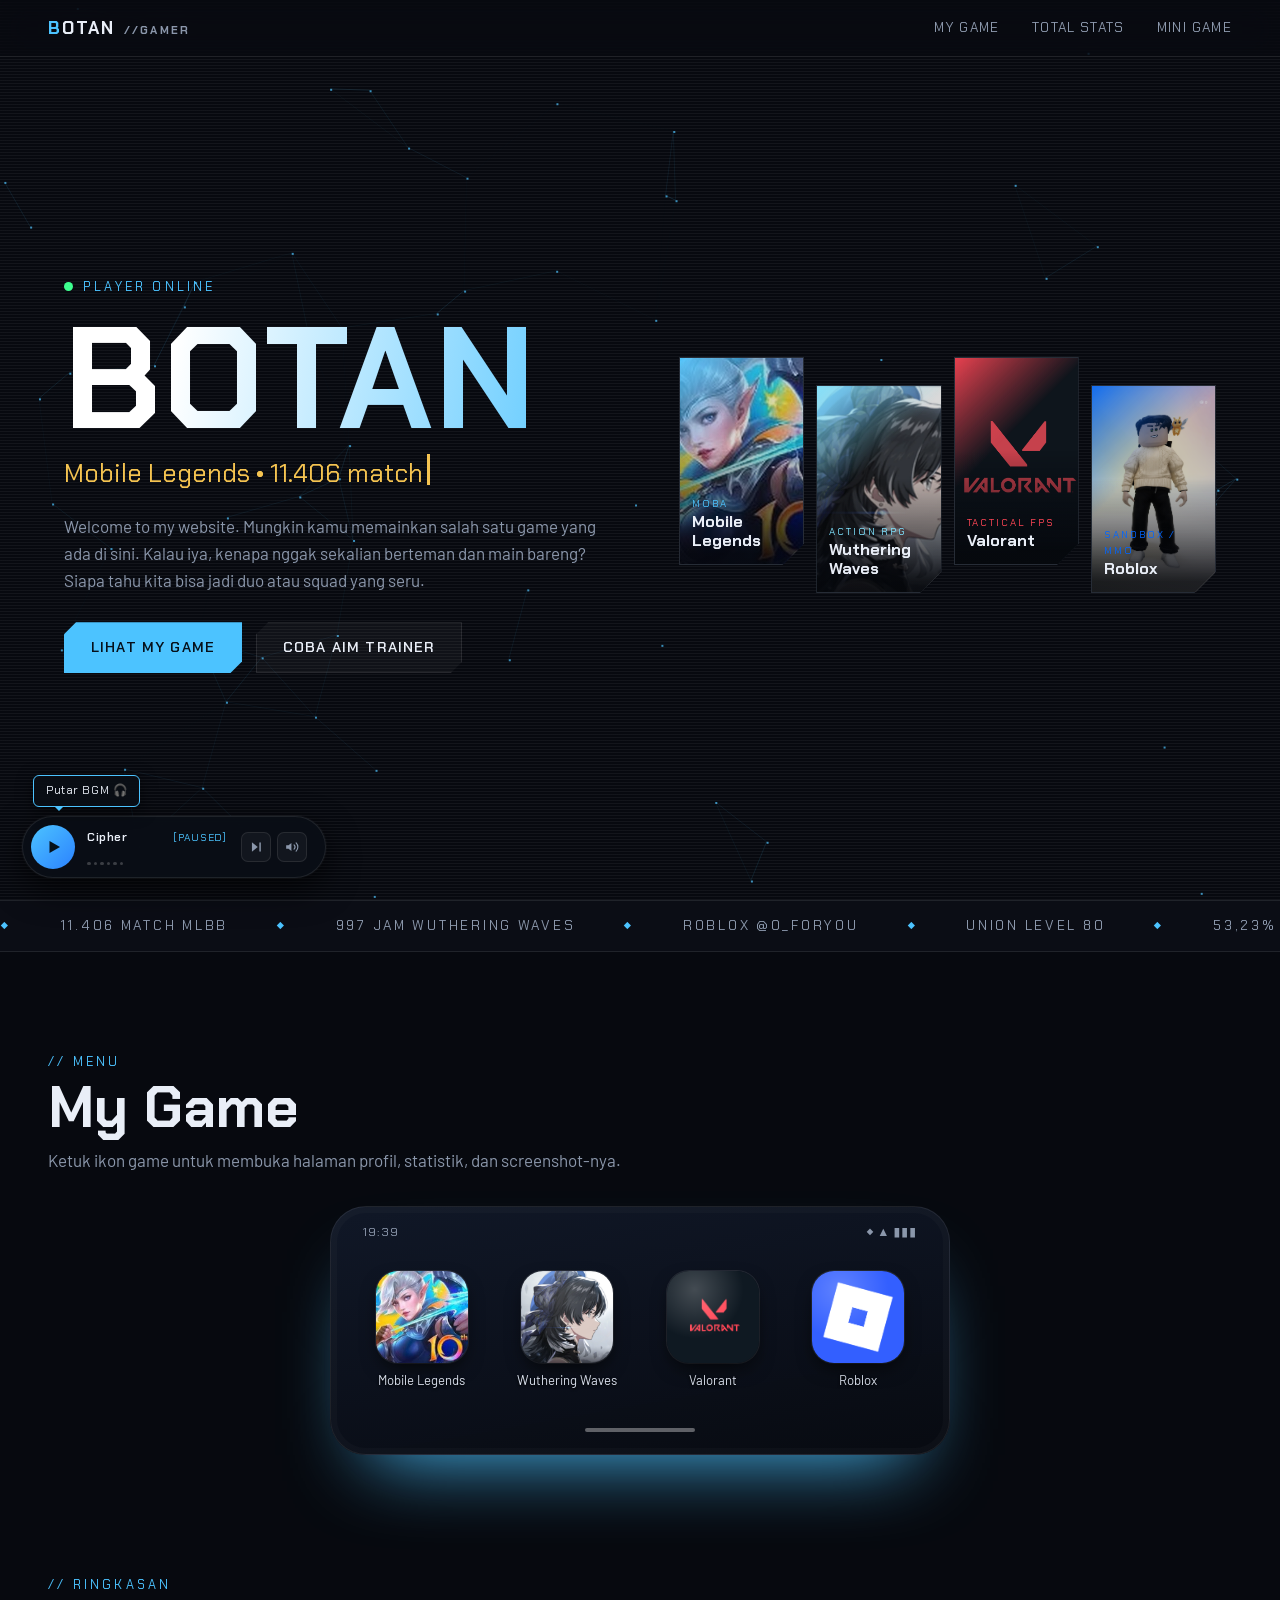
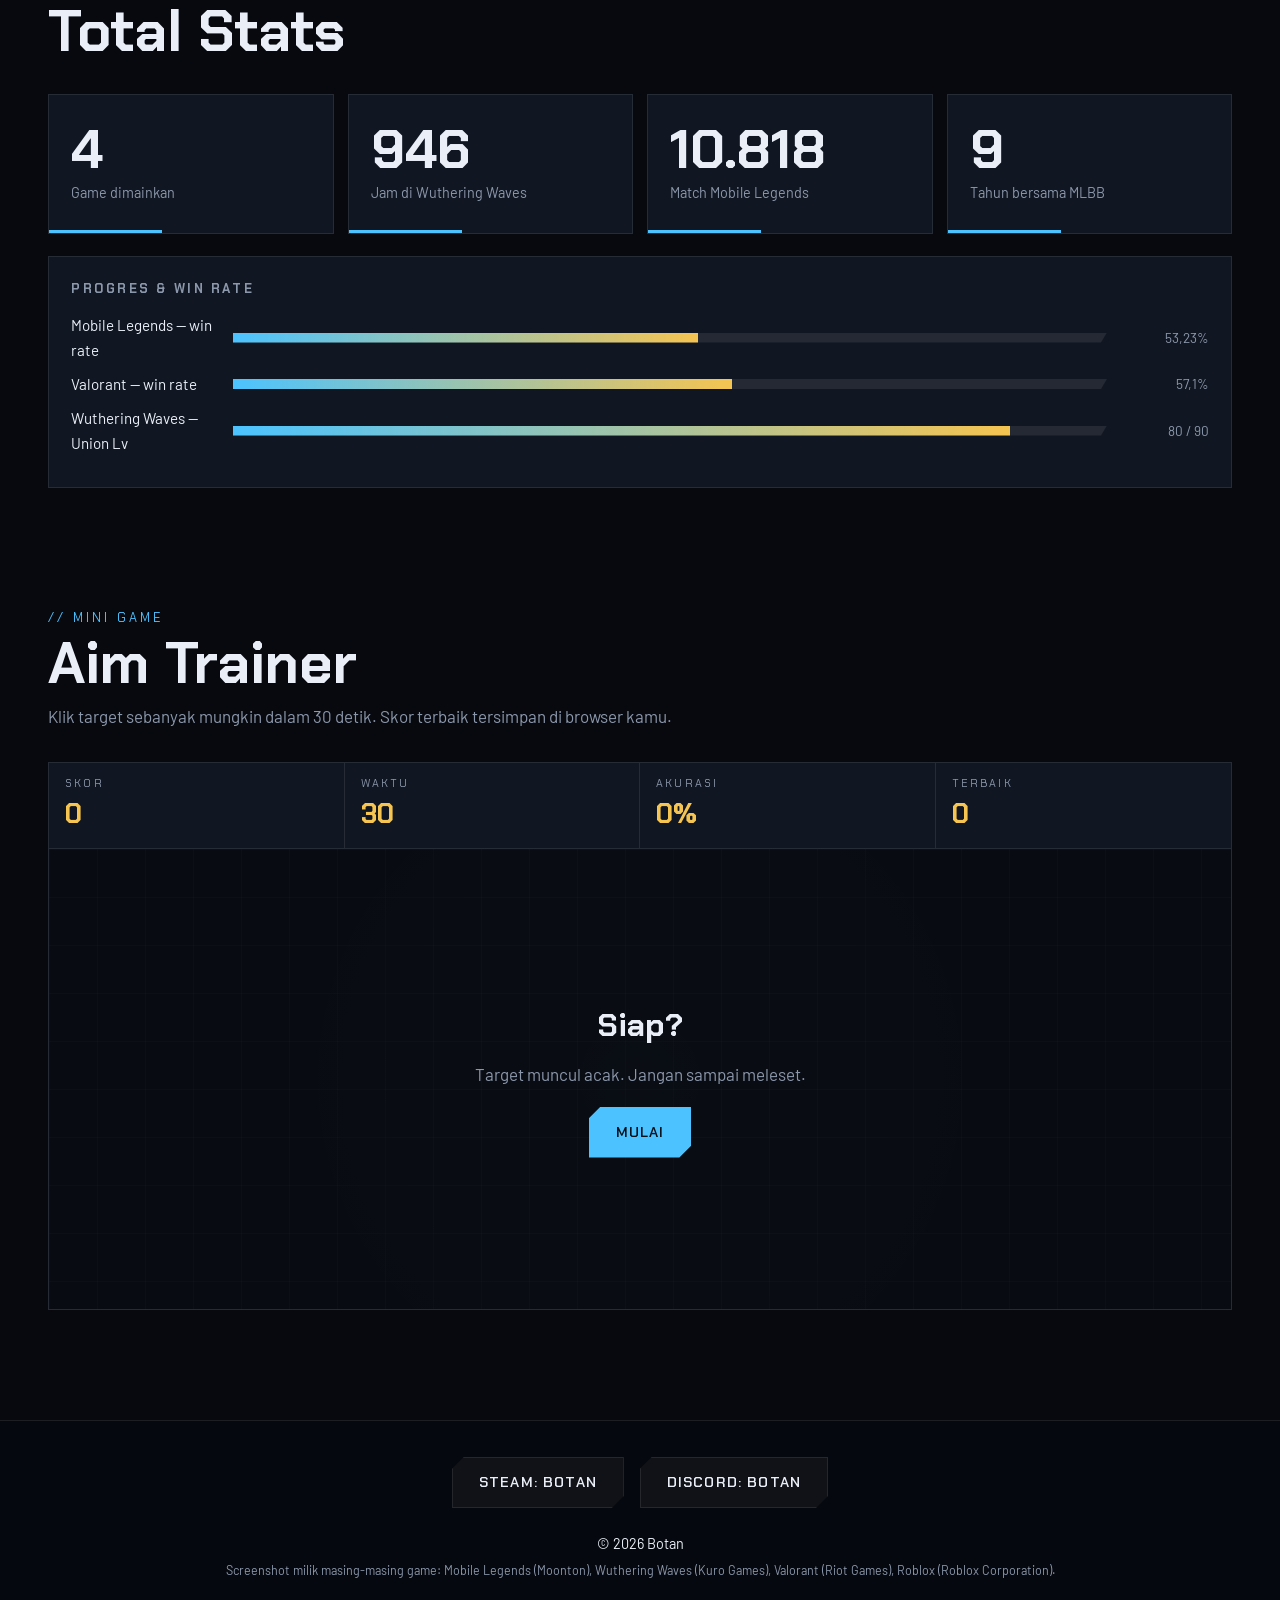
<file: index.html>
<!doctype html>
<html lang="id">

<head>
  <meta charset="utf-8">
  <meta name="viewport" content="width=device-width, initial-scale=1">
  <title>Botan • My Game Portfolio</title>
  <meta name="description" content="Portofolio game Botan: Mobile Legends, Wuthering Waves, dan Valorant.">
  <link rel="preconnect" href="https://fonts.googleapis.com">
  <link rel="preconnect" href="https://fonts.gstatic.com" crossorigin>
  <link
    href="https://fonts.googleapis.com/css2?family=Chakra+Petch:wght@500;600;700&family=Barlow:wght@400;500;600&display=swap"
    rel="stylesheet">
  <link rel="stylesheet" href="style.css">
</head>

<body data-game="ml">
  <canvas id="bg" aria-hidden="true"></canvas>
  <div class="scanlines" aria-hidden="true"></div>

  <header class="nav">
    <a href="#top" class="logo"><span>B</span>OTAN<i>//GAMER</i></a>
    <nav>
      <a href="#games">My Game</a>
      <a href="#stats">Total Stats</a>
      <a href="#aim">Mini Game</a>
    </nav>
  </header>

  <main id="top">
    <!-- HERO -->
    <section class="hero">
      <div class="hero-text">
        <p class="eyebrow"><b class="pulse"></b> PLAYER ONLINE</p>
        <h1 class="glitch" data-text="BOTAN">BOTAN</h1>
        <p class="typing"><span id="typed"></span><i class="caret"></i></p>
        <p class="lead">Welcome to my website. Mungkin kamu memainkan salah satu game yang ada di sini. Kalau iya,
          kenapa nggak sekalian berteman dan main bareng? Siapa tahu kita bisa jadi duo atau squad yang seru.</p>
        <div class="cta">
          <a class="btn primary" href="#games">Lihat My Game</a>
          <a class="btn" href="#aim">Coba Aim Trainer</a>
        </div>
      </div>

      <div class="hero-cards" id="heroCards">
        <button class="poster" data-go="ml" style="--c:#4cc3ff">
          <img src="img/ml/icon-ml.webp" alt="Mobile Legends">
          <span class="poster-info"><small>MOBA</small><b>Mobile Legends</b></span>
        </button>
        <button class="poster" data-go="wuwa" style="--c:#7fe3ff">
          <img src="img/wuwa/wuwa_icon.png" alt="Wuthering Waves">
          <span class="poster-info"><small>ACTION RPG</small><b>Wuthering Waves</b></span>
        </button>
        <button class="poster" data-go="valo" style="--c:#ff4655">
          <img src="img/valo/valo_icon.png" alt="Valorant">
          <span class="poster-info"><small>TACTICAL FPS</small><b>Valorant</b></span>
        </button>
        <button class="poster" data-go="roblox" style="--c:#0066ff">
          <img src="img/roblox/roblox-char.png" alt="Roblox">
          <span class="poster-info"><small>SANDBOX / MMO</small><b>Roblox</b></span>
        </button>
      </div>
    </section>

    <!-- TICKER -->
    <div class="ticker" aria-hidden="true">
      <div class="ticker-track">
        <span>11.406 MATCH MLBB</span><span>997 JAM WUTHERING WAVES</span><span>ROBLOX @O_FORYOU</span><span>UNION LEVEL 80</span><span>53,23% WIN
          RATE</span><span>16 SAVAGE</span><span>RAZE MAIN</span><span>ACS 225</span>
        <span>11.406 MATCH MLBB</span><span>997 JAM WUTHERING WAVES</span><span>ROBLOX @O_FORYOU</span><span>UNION LEVEL 80</span><span>53,23% WIN
          RATE</span><span>16 SAVAGE</span><span>RAZE MAIN</span><span>ACS 225</span>
      </div>
    </div>

    <!-- GAMES -->
    <section id="games" class="section">
      <div class="section-head reveal">
        <p class="eyebrow">// MENU</p>
        <h2>My Game</h2>
        <p class="sub">Ketuk ikon game untuk membuka halaman profil, statistik, dan screenshot-nya.</p>
      </div>

      <div class="homescreen reveal">
        <div class="statusbar" aria-hidden="true"><span>06:51</span><span class="sb-right">◆ ▲ ▮▮▮</span></div>
        <div class="app-grid" id="appGrid"></div>
        <div class="dock" aria-hidden="true"><i></i></div>
      </div>
    </section>

    <!-- TOTAL STATS -->
    <section id="stats" class="section">
      <div class="section-head reveal">
        <p class="eyebrow">// RINGKASAN</p>
        <h2>Total Stats</h2>
      </div>
      <div class="totals">
        <div class="total reveal"><b data-count="4">0</b><span>Game dimainkan</span></div>
        <div class="total reveal"><b data-count="997">0</b><span>Jam di Wuthering Waves</span></div>
        <div class="total reveal"><b data-count="11406">0</b><span>Match Mobile Legends</span></div>
        <div class="total reveal"><b data-count="9">0</b><span>Tahun bersama MLBB</span></div>
      </div>

      <div class="share reveal" id="share"></div>
    </section>

    <!-- AIM TRAINER -->
    <section id="aim" class="section">
      <div class="section-head reveal">
        <p class="eyebrow">// MINI GAME</p>
        <h2>Aim Trainer</h2>
        <p class="sub">Klik target sebanyak mungkin dalam 30 detik. Skor terbaik tersimpan di browser kamu.</p>
      </div>
      <div class="aim reveal">
        <div class="aim-hud">
          <div><small>SKOR</small><b id="aimScore">0</b></div>
          <div><small>WAKTU</small><b id="aimTime">30</b></div>
          <div><small>AKURASI</small><b id="aimAcc">0%</b></div>
          <div><small>TERBAIK</small><b id="aimBest">0</b></div>
        </div>
        <div class="aim-field" id="aimField">
          <div class="aim-overlay" id="aimOverlay">
            <h3 id="aimTitle">Siap?</h3>
            <p id="aimMsg">Target muncul acak. Jangan sampai meleset.</p>
            <button class="btn primary" id="aimStart">Mulai</button>
          </div>
        </div>
      </div>
    </section>
  </main>

  <footer class="footer">
    <div class="socials"
      style="margin-bottom: 24px; display: flex; justify-content: center; gap: 16px; flex-wrap: wrap;">
      <a href="https://steamcommunity.com/profiles/76561199438114887/" target="_blank" rel="noopener" class="btn">Steam:
        Botan</a>
      <a href="https://discordapp.com/users/990794540925464616" target="_blank" rel="noopener" class="btn">Discord:
        Botan</a>
    </div>
    <p>© <span id="year"></span> Botan</p>
    <p class="muted">Screenshot milik masing-masing game: Mobile Legends (Moonton), Wuthering Waves (Kuro Games),
      Valorant (Riot Games), Roblox (Roblox Corporation).</p>
  </footer>

  <!-- LIGHTBOX -->
  <div class="lightbox" id="lightbox" hidden>
    <button class="lb-close" aria-label="Tutup">&times;</button>
    <img id="lbImg" alt="">
    <p id="lbCap"></p>
  </div>

  <script src="data.js"></script>
  <script src="common.js"></script>
  <script src="music.js"></script>
  <script src="app.js"></script>
</body>

</html>
</file>
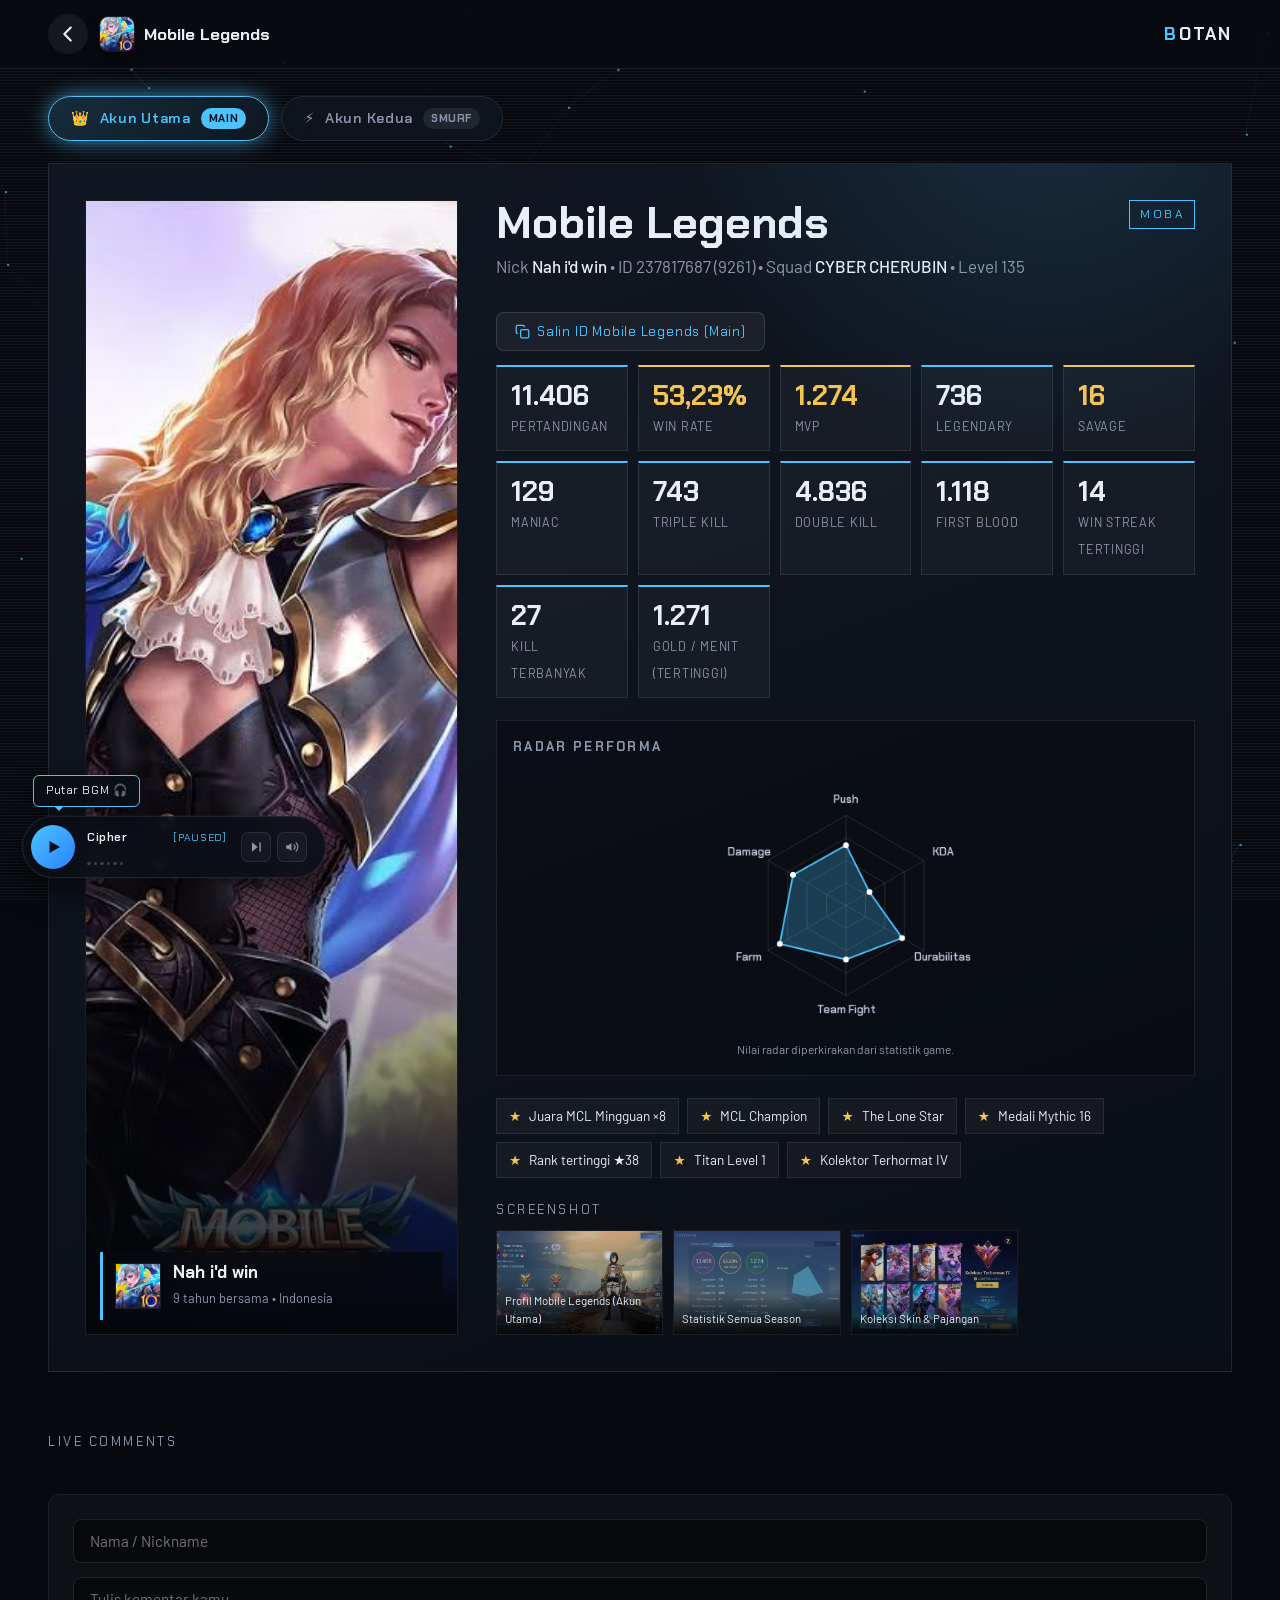
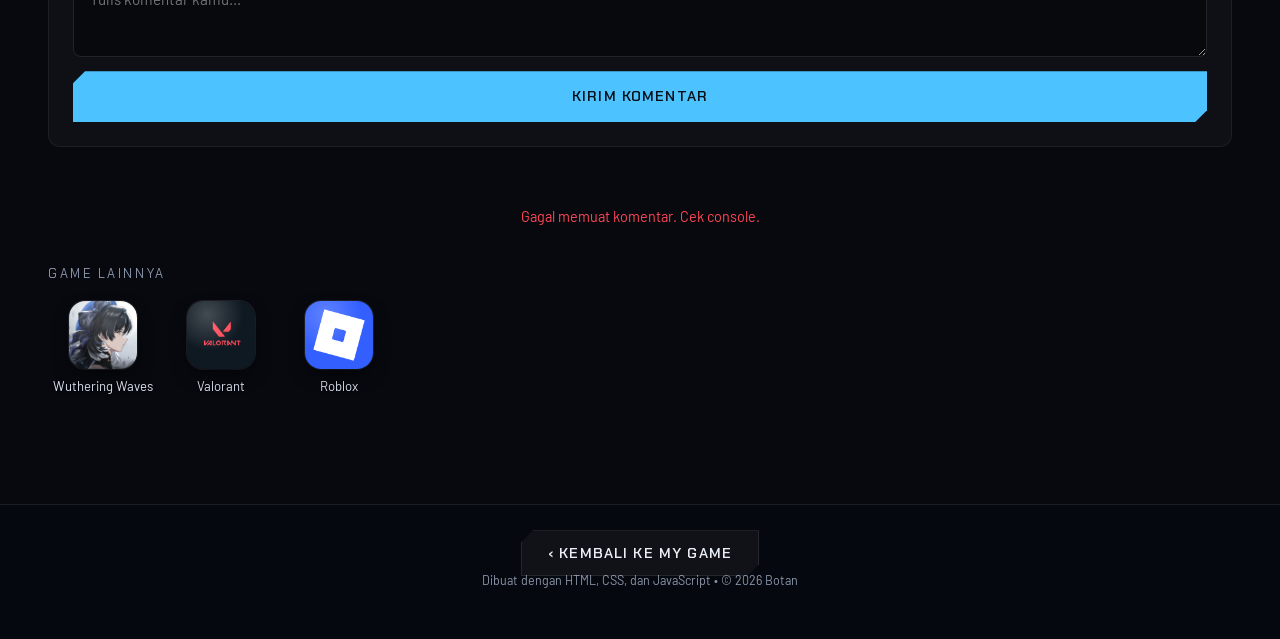
<file: ml.html>
<!doctype html>
<html lang="id">
<head>
<meta charset="utf-8">
<meta name="viewport" content="width=device-width, initial-scale=1">
<title>Game • Botan</title>
<link rel="preconnect" href="https://fonts.googleapis.com">
<link rel="preconnect" href="https://fonts.gstatic.com" crossorigin>
<link href="https://fonts.googleapis.com/css2?family=Chakra+Petch:wght@500;600;700&family=Barlow:wght@400;500;600&display=swap" rel="stylesheet">
<link rel="stylesheet" href="style.css">
</head>
<body data-game="ml" class="game-page">
<canvas id="bg" aria-hidden="true"></canvas>
<div class="scanlines" aria-hidden="true"></div>

<header class="nav appbar">
  <a href="index.html#games" class="back" aria-label="Kembali ke My Game"><svg viewBox="0 0 24 24" width="22" height="22"><path d="M15 5l-7 7 7 7" fill="none" stroke="currentColor" stroke-width="2.4" stroke-linecap="round" stroke-linejoin="round"/></svg></a>
  <div class="appbar-title"><span class="app-icon mini"><img id="appIcon" src="" alt=""></span><b id="appName"></b></div>
  <a href="index.html" class="logo"><span>B</span>OTAN</a>
</header>

<main class="section game-main">
  <div id="panel" class="panel reveal"></div>

  <div class="other reveal">
    <p class="gallery-h">Game lainnya</p>
    <div class="app-grid left" id="otherApps"></div>
  </div>
</main>

<footer class="footer">
  <p><a href="index.html#games" class="btn">&lsaquo; Kembali ke My Game</a></p>
  <p class="muted">Dibuat dengan HTML, CSS, dan JavaScript • © <span id="year"></span> Botan</p>
</footer>

<div class="lightbox" id="lightbox" hidden>
  <button class="lb-close" aria-label="Tutup">&times;</button>
  <img id="lbImg" alt="">
  <p id="lbCap"></p>
</div>

<script src="data.js"></script>
<script src="common.js"></script>
<script src="music.js"></script>
<script src="game.js"></script>
</body>
</html>
</file>
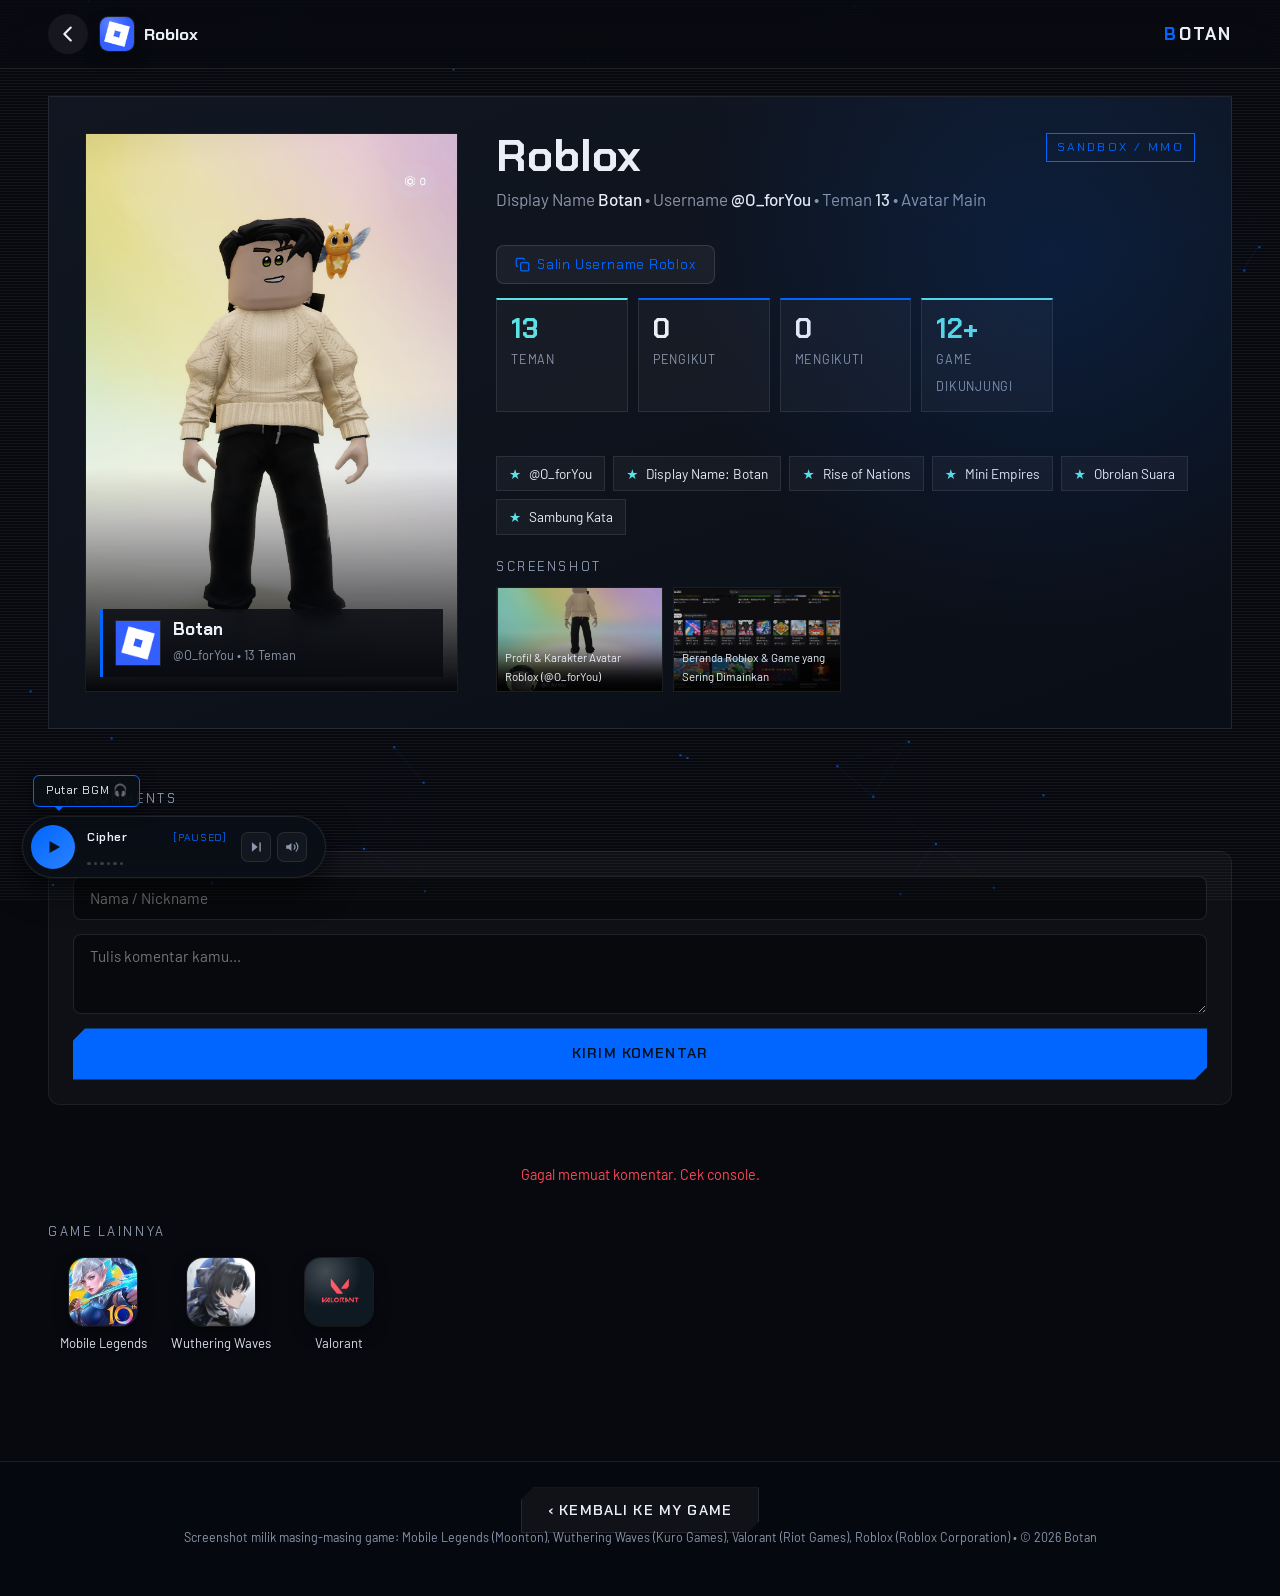
<file: roblox.html>
<!doctype html>
<html lang="id">
<head>
<meta charset="utf-8">
<meta name="viewport" content="width=device-width, initial-scale=1">
<title>Roblox • Botan</title>
<link rel="preconnect" href="https://fonts.googleapis.com">
<link rel="preconnect" href="https://fonts.gstatic.com" crossorigin>
<link href="https://fonts.googleapis.com/css2?family=Chakra+Petch:wght@500;600;700&family=Barlow:wght@400;500;600&display=swap" rel="stylesheet">
<link rel="stylesheet" href="style.css">
</head>
<body data-game="roblox" class="game-page">
<canvas id="bg" aria-hidden="true"></canvas>
<div class="scanlines" aria-hidden="true"></div>

<header class="nav appbar">
  <a href="index.html#games" class="back" aria-label="Kembali ke My Game"><svg viewBox="0 0 24 24" width="22" height="22"><path d="M15 5l-7 7 7 7" fill="none" stroke="currentColor" stroke-width="2.4" stroke-linecap="round" stroke-linejoin="round"/></svg></a>
  <div class="appbar-title"><span class="app-icon mini"><img id="appIcon" src="img/roblox/icon-roblox.png" alt="Roblox"></span><b id="appName">Roblox</b></div>
  <a href="index.html" class="logo"><span>B</span>OTAN</a>
</header>

<main class="section game-main">
  <div id="panel" class="panel reveal"></div>

  <div class="other reveal">
    <p class="gallery-h">Game lainnya</p>
    <div class="app-grid left" id="otherApps"></div>
  </div>
</main>

<footer class="footer">
  <p><a href="index.html#games" class="btn">&lsaquo; Kembali ke My Game</a></p>
  <p class="muted">Screenshot milik masing-masing game: Mobile Legends (Moonton), Wuthering Waves (Kuro Games), Valorant (Riot Games), Roblox (Roblox Corporation) • © <span id="year"></span> Botan</p>
</footer>

<div class="lightbox" id="lightbox" hidden>
  <button class="lb-close" aria-label="Tutup">&times;</button>
  <img id="lbImg" alt="">
  <p id="lbCap"></p>
</div>

<script src="data.js"></script>
<script src="common.js"></script>
<script src="music.js"></script>
<script src="game.js"></script>
</body>
</html>
</file>
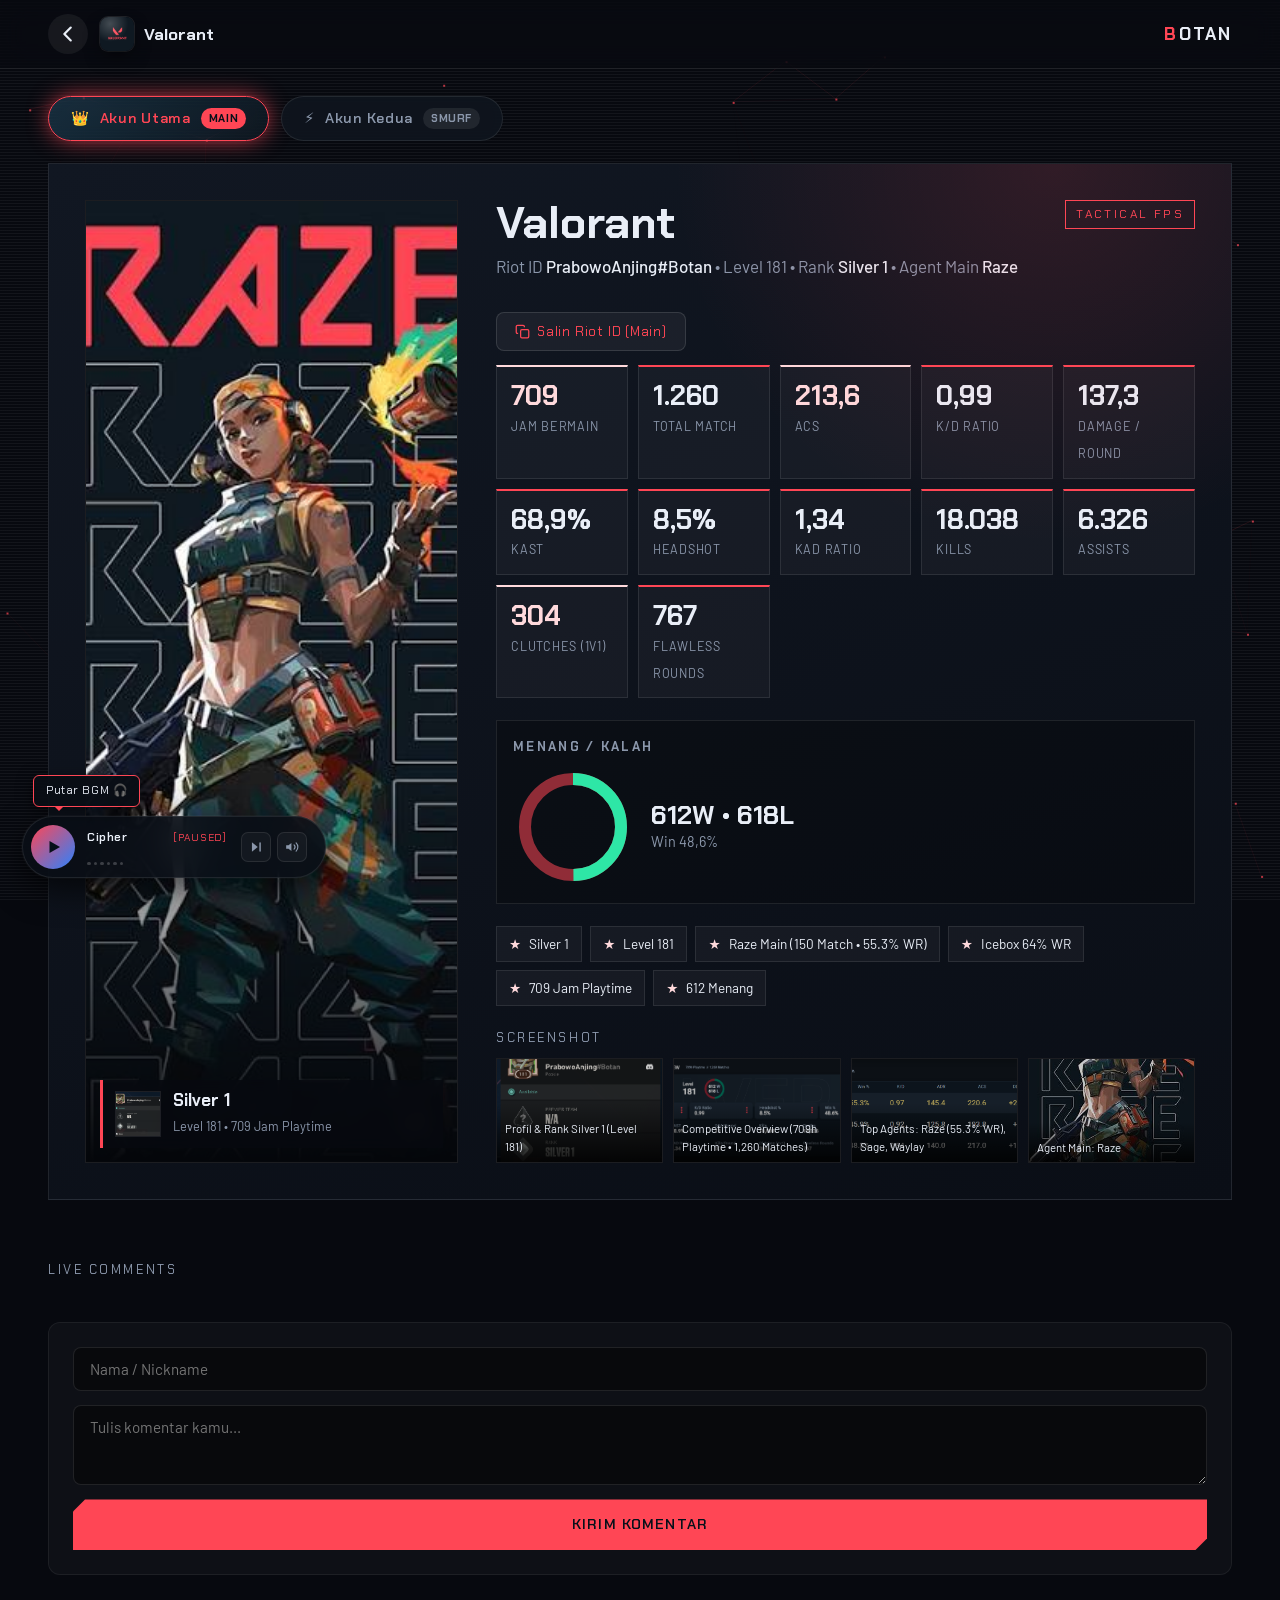
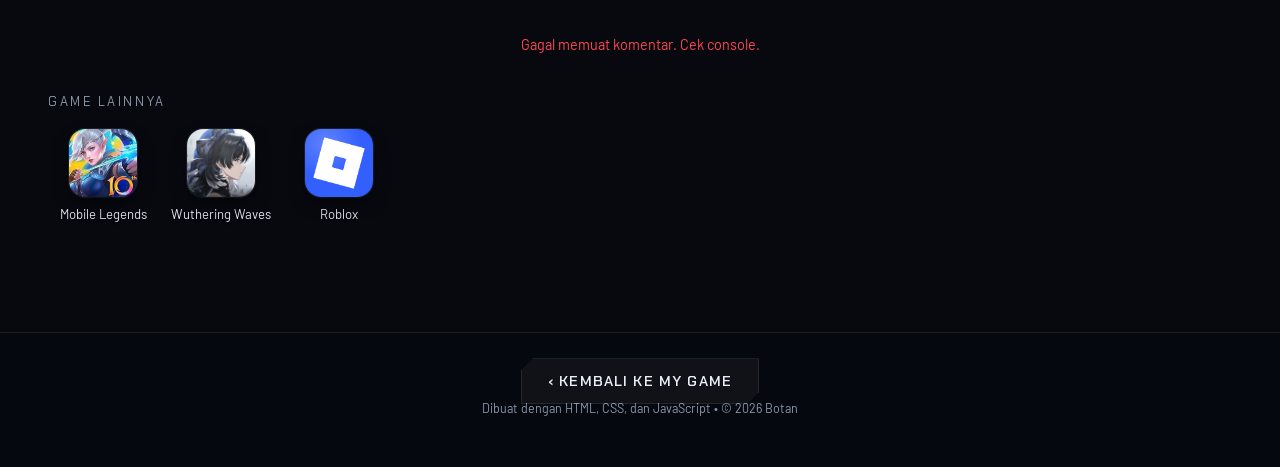
<file: valo.html>
<!doctype html>
<html lang="id">
<head>
<meta charset="utf-8">
<meta name="viewport" content="width=device-width, initial-scale=1">
<title>Game • Botan</title>
<link rel="preconnect" href="https://fonts.googleapis.com">
<link rel="preconnect" href="https://fonts.gstatic.com" crossorigin>
<link href="https://fonts.googleapis.com/css2?family=Chakra+Petch:wght@500;600;700&family=Barlow:wght@400;500;600&display=swap" rel="stylesheet">
<link rel="stylesheet" href="style.css">
</head>
<body data-game="valo" class="game-page">
<canvas id="bg" aria-hidden="true"></canvas>
<div class="scanlines" aria-hidden="true"></div>

<header class="nav appbar">
  <a href="index.html#games" class="back" aria-label="Kembali ke My Game"><svg viewBox="0 0 24 24" width="22" height="22"><path d="M15 5l-7 7 7 7" fill="none" stroke="currentColor" stroke-width="2.4" stroke-linecap="round" stroke-linejoin="round"/></svg></a>
  <div class="appbar-title"><span class="app-icon mini"><img id="appIcon" src="" alt=""></span><b id="appName"></b></div>
  <a href="index.html" class="logo"><span>B</span>OTAN</a>
</header>

<main class="section game-main">
  <div id="panel" class="panel reveal"></div>

  <div class="other reveal">
    <p class="gallery-h">Game lainnya</p>
    <div class="app-grid left" id="otherApps"></div>
  </div>
</main>

<footer class="footer">
  <p><a href="index.html#games" class="btn">&lsaquo; Kembali ke My Game</a></p>
  <p class="muted">Dibuat dengan HTML, CSS, dan JavaScript • © <span id="year"></span> Botan</p>
</footer>

<div class="lightbox" id="lightbox" hidden>
  <button class="lb-close" aria-label="Tutup">&times;</button>
  <img id="lbImg" alt="">
  <p id="lbCap"></p>
</div>

<script src="data.js"></script>
<script src="common.js"></script>
<script src="music.js"></script>
<script src="game.js"></script>
</body>
</html>
</file>
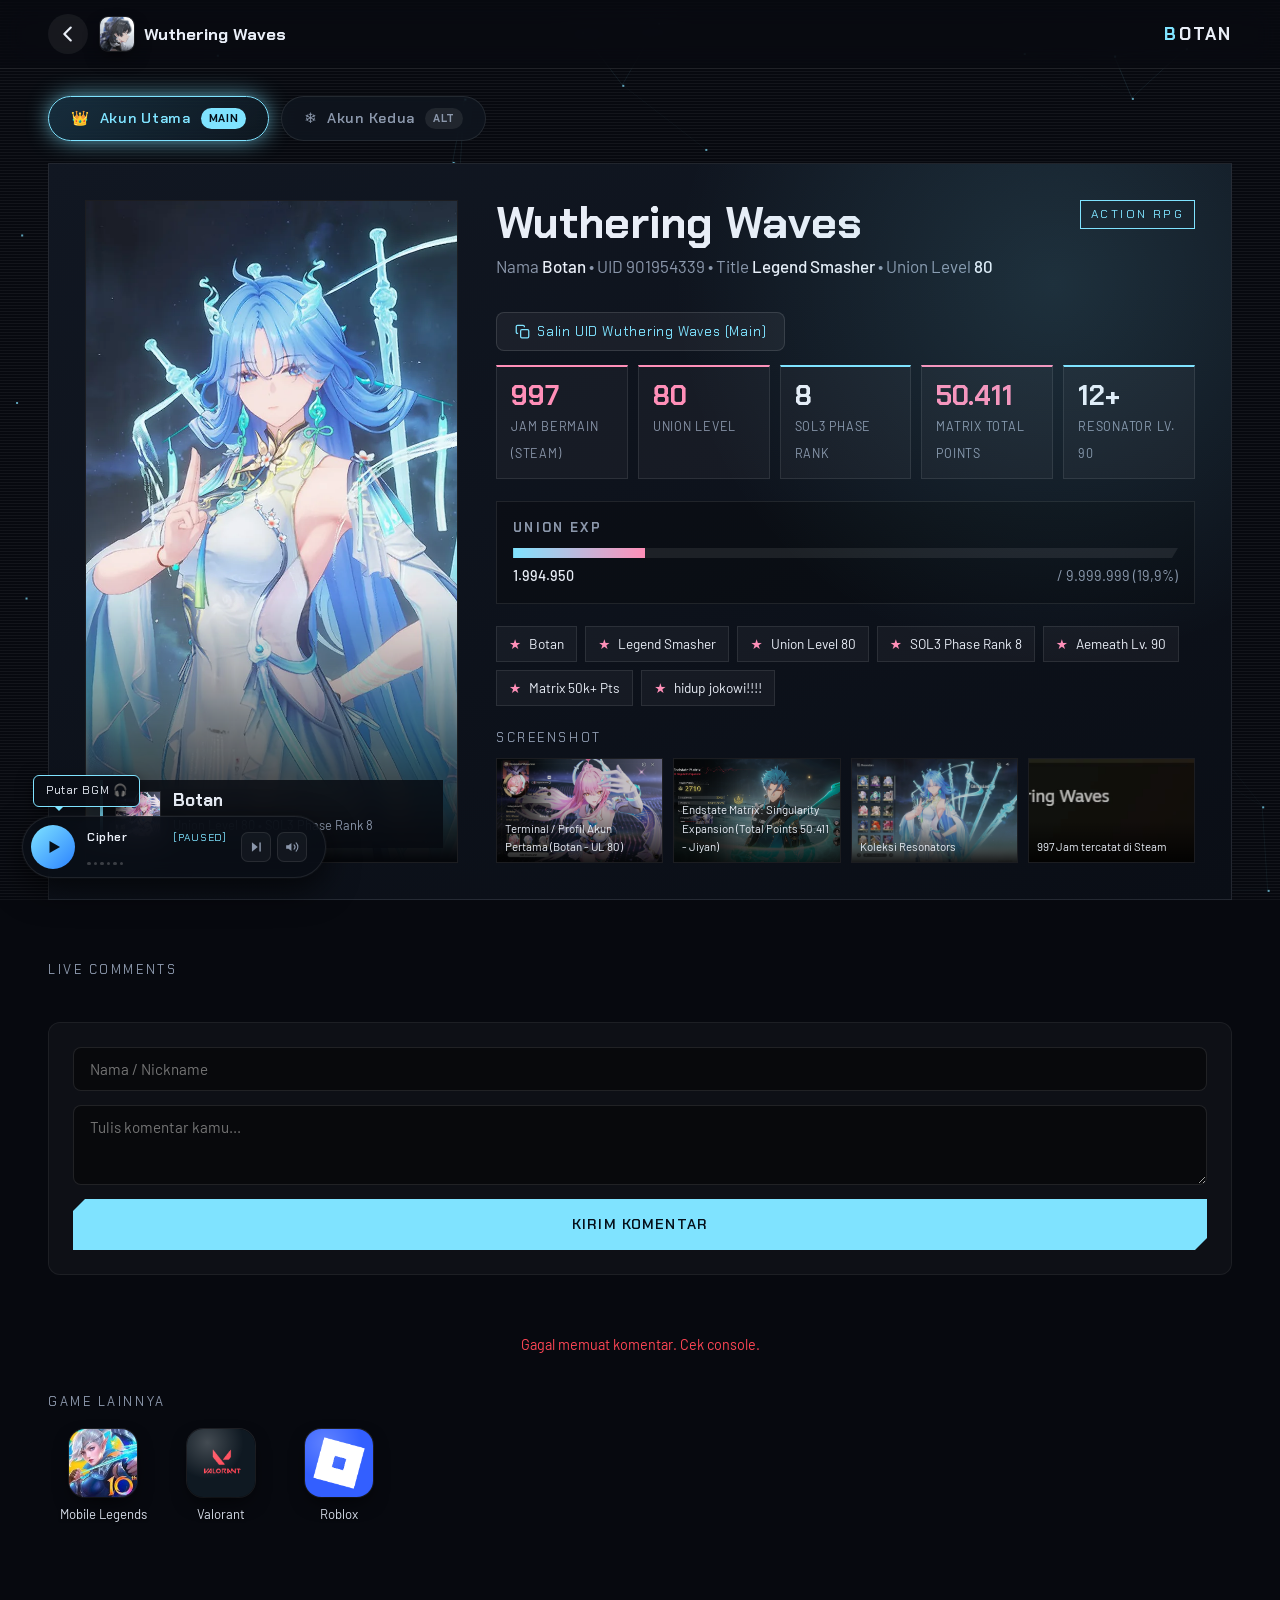
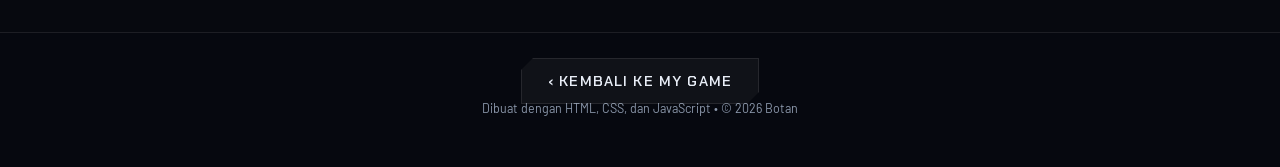
<file: wuwa.html>
<!doctype html>
<html lang="id">
<head>
<meta charset="utf-8">
<meta name="viewport" content="width=device-width, initial-scale=1">
<title>Game • Botan</title>
<link rel="preconnect" href="https://fonts.googleapis.com">
<link rel="preconnect" href="https://fonts.gstatic.com" crossorigin>
<link href="https://fonts.googleapis.com/css2?family=Chakra+Petch:wght@500;600;700&family=Barlow:wght@400;500;600&display=swap" rel="stylesheet">
<link rel="stylesheet" href="style.css">
</head>
<body data-game="wuwa" class="game-page">
<canvas id="bg" aria-hidden="true"></canvas>
<div class="scanlines" aria-hidden="true"></div>

<header class="nav appbar">
  <a href="index.html#games" class="back" aria-label="Kembali ke My Game"><svg viewBox="0 0 24 24" width="22" height="22"><path d="M15 5l-7 7 7 7" fill="none" stroke="currentColor" stroke-width="2.4" stroke-linecap="round" stroke-linejoin="round"/></svg></a>
  <div class="appbar-title"><span class="app-icon mini"><img id="appIcon" src="" alt=""></span><b id="appName"></b></div>
  <a href="index.html" class="logo"><span>B</span>OTAN</a>
</header>

<main class="section game-main">
  <div id="panel" class="panel reveal"></div>

  <div class="other reveal">
    <p class="gallery-h">Game lainnya</p>
    <div class="app-grid left" id="otherApps"></div>
  </div>
</main>

<footer class="footer">
  <p><a href="index.html#games" class="btn">&lsaquo; Kembali ke My Game</a></p>
  <p class="muted">Dibuat dengan HTML, CSS, dan JavaScript • © <span id="year"></span> Botan</p>
</footer>

<div class="lightbox" id="lightbox" hidden>
  <button class="lb-close" aria-label="Tutup">&times;</button>
  <img id="lbImg" alt="">
  <p id="lbCap"></p>
</div>

<script src="data.js"></script>
<script src="common.js"></script>
<script src="music.js"></script>
<script src="game.js"></script>
</body>
</html>
</file>
<file: style.css>
:root{
  --bg:#07090f; --bg2:#0d1119; --card:#111722; --line:rgba(255,255,255,.09);
  --text:#e9eef7; --muted:#8b97ab;
  --accent:#4cc3ff; --accent2:#f5c451;
  --head:'Chakra Petch',system-ui,sans-serif; --body:'Barlow',system-ui,sans-serif;
  --ease:cubic-bezier(.2,.8,.2,1);
}
body[data-game="ml"]  {--accent:#4cc3ff; --accent2:#f5c451}
body[data-game="wuwa"]{--accent:#7fe3ff; --accent2:#ff8fb8}
body[data-game="valo"]{--accent:#ff4655; --accent2:#ffd9dc}
body[data-game="roblox"]{--accent:#0066ff; --accent2:#5ce1e6}

*{box-sizing:border-box;margin:0;padding:0}
html{scroll-behavior:smooth;scroll-padding-top:80px}
body{background:var(--bg);color:var(--text);font-family:var(--body);font-size:17px;line-height:1.6;overflow-x:hidden;transition:--accent .4s}
img{display:block;max-width:100%}
button{font:inherit;color:inherit;cursor:pointer;border:0;background:none}
a{color:inherit;text-decoration:none}
#bg{position:fixed;inset:0;z-index:0;width:100%;height:100%}
.scanlines{position:fixed;inset:0;z-index:1;pointer-events:none;opacity:.05;
  background:repeating-linear-gradient(0deg,#fff 0 1px,transparent 1px 3px)}
main,.footer,.nav{position:relative;z-index:2}

/* NAV */
.nav{position:fixed;top:0;left:0;right:0;z-index:20;display:flex;justify-content:space-between;align-items:center;
  padding:14px clamp(16px,4vw,48px);backdrop-filter:blur(14px);background:rgba(7,9,15,.6);border-bottom:1px solid var(--line)}
.logo{font-family:var(--head);font-weight:700;letter-spacing:.12em;font-size:1.1rem}
.logo span{color:var(--accent)}
.logo i{font-style:normal;color:var(--muted);font-size:.7rem;margin-left:8px;letter-spacing:.2em}
.nav nav{display:flex;gap:clamp(12px,3vw,32px)}
.nav nav a{font-family:var(--head);font-size:.85rem;letter-spacing:.1em;text-transform:uppercase;color:var(--muted);transition:color .2s}
.nav nav a:hover{color:var(--accent)}

/* HERO */
.hero{min-height:100svh;display:grid;grid-template-columns:1.05fr 1fr;gap:clamp(24px,4vw,64px);align-items:center;
  padding:110px clamp(16px,5vw,72px) 60px;max-width:1400px;margin:auto}
.eyebrow{font-family:var(--head);font-size:.8rem;letter-spacing:.25em;color:var(--accent);text-transform:uppercase;display:flex;align-items:center;gap:10px}
.pulse{width:9px;height:9px;border-radius:50%;background:#3dff8f;box-shadow:0 0 0 0 #3dff8f99;animation:pulse 1.8s infinite}
@keyframes pulse{70%{box-shadow:0 0 0 12px #3dff8f00}100%{box-shadow:0 0 0 0 #3dff8f00}}
.glitch{font-family:var(--head);font-weight:700;font-size:clamp(4rem,12vw,9rem);line-height:.95;letter-spacing:.02em;position:relative;margin:14px 0 6px;
  background:linear-gradient(100deg,#fff 20%,var(--accent));-webkit-background-clip:text;background-clip:text;color:transparent}
.glitch::before,.glitch::after{content:attr(data-text);position:absolute;inset:0;background:inherit;-webkit-background-clip:text;background-clip:text;color:transparent;opacity:.0}
.glitch:hover::before{opacity:.8;transform:translate(3px,-2px);filter:drop-shadow(-2px 0 #ff2d6f);animation:gl 0.4s steps(2) infinite}
.glitch:hover::after{opacity:.8;transform:translate(-3px,2px);filter:drop-shadow(2px 0 #00e5ff);animation:gl 0.4s steps(2) infinite reverse}
@keyframes gl{50%{clip-path:inset(30% 0 40% 0)}}
.typing{font-family:var(--head);font-size:clamp(1.1rem,2.4vw,1.6rem);color:var(--accent2);min-height:2.2rem}
.caret{display:inline-block;width:3px;height:1.2em;background:var(--accent2);margin-left:4px;vertical-align:-3px;animation:blink 1s steps(1) infinite}
@keyframes blink{50%{opacity:0}}
.lead{max-width:540px;color:var(--muted);margin:18px 0 28px}
.cta{display:flex;gap:14px;flex-wrap:wrap}
.btn{font-family:var(--head);font-weight:600;letter-spacing:.08em;text-transform:uppercase;font-size:.9rem;padding:13px 26px;
  border:1px solid var(--line);clip-path:polygon(12px 0,100% 0,100% calc(100% - 12px),calc(100% - 12px) 100%,0 100%,0 12px);
  background:rgba(255,255,255,.04);transition:.25s var(--ease)}
.btn:hover{border-color:var(--accent);color:var(--accent);transform:translateY(-2px)}
.btn.primary{background:var(--accent);color:#06101a;border-color:var(--accent)}
.btn.primary:hover{color:#06101a;box-shadow:0 8px 30px -6px var(--accent);filter:brightness(1.1)}

.hero-cards{display:grid;grid-template-columns:repeat(4,1fr);gap:12px;perspective:1000px}
.poster{position:relative;aspect-ratio:3/5;overflow:hidden;border:1px solid var(--line);background:var(--card);text-align:left;
  transform-style:preserve-3d;transition:transform .25s var(--ease),box-shadow .3s,border-color .3s;
  clip-path:polygon(0 0,100% 0,100% calc(100% - 22px),calc(100% - 22px) 100%,0 100%)}
.poster:nth-child(2),.poster:nth-child(4){margin-top:28px}
.poster img{position:absolute;inset:0;width:100%;height:100%;object-fit:cover;object-position:center top;transition:transform .6s var(--ease),filter .4s;filter:saturate(.85) brightness(.85)}
.poster::after{content:"";position:absolute;inset:0;background:linear-gradient(to top,rgba(5,7,12,.95) 5%,transparent 55%),linear-gradient(135deg,var(--c),transparent 40%);opacity:.9;mix-blend-mode:normal}
.poster:hover{border-color:var(--c);box-shadow:0 20px 50px -20px var(--c)}
.poster:hover img{transform:scale(1.08);filter:saturate(1.1) brightness(1)}
.poster-info{position:absolute;left:12px;right:12px;bottom:14px;z-index:2;display:block}
.poster-info small{display:block;font-family:var(--head);font-size:.62rem;letter-spacing:.2em;color:var(--c)}
.poster-info b{font-family:var(--head);font-size:1rem;line-height:1.2;display:block}

/* TICKER */
.ticker{overflow:hidden;border-block:1px solid var(--line);background:rgba(13,17,25,.7);padding:14px 0}
.ticker-track{display:flex;gap:48px;width:max-content;animation:tick 40s linear infinite;font-family:var(--head);letter-spacing:.2em;font-size:.85rem;color:var(--muted)}
.ticker-track span::before{content:"◆";color:var(--accent);margin-right:48px}
@keyframes tick{to{transform:translateX(-50%)}}

/* SECTIONS */
.section{max-width:1280px;margin:auto;padding:100px clamp(16px,4vw,48px) 20px}
.section-head{margin-bottom:32px}
.section-head h2{font-family:var(--head);font-size:clamp(2.2rem,5vw,3.6rem);line-height:1.05;margin-top:6px}
.sub{color:var(--muted);margin-top:8px}

.reveal{opacity:0;transform:translateY(28px);transition:opacity .8s var(--ease),transform .8s var(--ease)}
.reveal.in{opacity:1;transform:none}

/* TABS */
.tabs{display:flex;gap:10px;flex-wrap:wrap;margin-bottom:22px}
.tab{font-family:var(--head);font-weight:600;letter-spacing:.06em;padding:12px 22px;border:1px solid var(--line);background:var(--card);color:var(--muted);
  display:flex;align-items:center;gap:10px;transition:.25s var(--ease);
  clip-path:polygon(10px 0,100% 0,100% calc(100% - 10px),calc(100% - 10px) 100%,0 100%,0 10px)}
.tab i{width:8px;height:8px;background:var(--tc);transform:rotate(45deg)}
.tab:hover{color:var(--text);border-color:var(--tc)}
.tab.active{background:var(--tc);color:#06101a;border-color:var(--tc)}
.tab.active i{background:#06101a}

/* DUAL ACCOUNT SWITCHER */
.account-switcher{display:flex;gap:12px;margin-bottom:22px;flex-wrap:wrap}
.acc-pill{display:inline-flex;align-items:center;gap:10px;padding:10px 22px;border-radius:30px;background:rgba(17,23,34,0.7);border:1px solid var(--line);color:var(--muted);font-family:var(--head);font-size:.9rem;letter-spacing:.05em;font-weight:600;cursor:pointer;transition:all .25s var(--ease);backdrop-filter:blur(8px);-webkit-tap-highlight-color:transparent}
.acc-pill:hover{color:var(--text);border-color:var(--accent);background:rgba(255,255,255,0.06);transform:translateY(-2px)}
.acc-pill.active{background:linear-gradient(135deg,rgba(76,195,255,0.18),rgba(76,195,255,0.06));border-color:var(--accent);color:var(--accent);box-shadow:0 0 24px -4px var(--accent)}
.acc-pill.active .acc-tag{background:var(--accent);color:#06101a}
.acc-tag{font-size:.68rem;padding:2px 8px;border-radius:12px;background:rgba(255,255,255,0.08);letter-spacing:.05em;font-weight:700}

/* PANEL */
.panel{display:grid;grid-template-columns:minmax(260px,.8fr) 1.5fr;gap:clamp(20px,3vw,40px);
  background:linear-gradient(160deg,var(--card),#0a0e16);border:1px solid var(--line);padding:clamp(18px,3vw,36px);position:relative;overflow:hidden}
.panel::before{content:"";position:absolute;inset:-40% -20% auto auto;width:70%;aspect-ratio:1;background:radial-gradient(circle,var(--accent),transparent 65%);opacity:.14;pointer-events:none}
.panel.swap{animation:swap .5s var(--ease)}
@keyframes swap{from{opacity:0;transform:translateY(14px)}to{opacity:1;transform:none}}

.p-art{position:relative;min-height:420px;border:1px solid var(--line);overflow:hidden;background:#05070b}
.p-art img.main{position:absolute;inset:0;width:100%;height:100%;object-fit:cover;object-position:center top;
  -webkit-mask-image:linear-gradient(to bottom,#000 60%,transparent 100%);mask-image:linear-gradient(to bottom,#000 60%,transparent 100%)}
.p-art .badge{position:absolute;left:14px;bottom:14px;right:14px;display:flex;align-items:center;gap:12px;padding:10px 12px;background:rgba(7,9,15,.8);backdrop-filter:blur(8px);border-left:3px solid var(--accent)}
.p-art .badge img{width:46px;height:46px;object-fit:cover;object-position:top;border:1px solid var(--line)}
.badge b{font-family:var(--head);display:block;line-height:1.2}
.badge small{color:var(--muted);font-size:.8rem}

.p-title{display:flex;justify-content:space-between;align-items:flex-start;gap:14px;flex-wrap:wrap;margin-bottom:6px}
.p-title h3{font-family:var(--head);font-size:clamp(1.8rem,4vw,2.8rem);line-height:1.05}
.p-title .genre{font-family:var(--head);font-size:.75rem;letter-spacing:.2em;color:var(--accent);border:1px solid var(--accent);padding:4px 10px}
.p-meta{color:var(--muted);margin-bottom:22px}
.p-meta b{color:var(--text);font-weight:500}

.stat-grid{display:grid;grid-template-columns:repeat(auto-fill,minmax(130px,1fr));gap:10px;margin-bottom:22px}
.stat{padding:14px 14px 12px;background:rgba(255,255,255,.035);border:1px solid var(--line);border-top:2px solid var(--accent);transition:.25s var(--ease)}
.stat:hover{transform:translateY(-3px);background:rgba(255,255,255,.06)}
.stat b{font-family:var(--head);font-size:1.7rem;line-height:1.1;display:block}
.stat small{color:var(--muted);font-size:.78rem;letter-spacing:.06em;text-transform:uppercase}
.stat.hl{border-top-color:var(--accent2)}
.stat.hl b{color:var(--accent2)}

.viz{display:grid;grid-template-columns:repeat(auto-fit,minmax(240px,1fr));gap:14px;margin-bottom:22px}
.viz-card{padding:16px;border:1px solid var(--line);background:rgba(0,0,0,.25)}
.viz-card h4{font-family:var(--head);font-size:.8rem;letter-spacing:.18em;color:var(--muted);text-transform:uppercase;margin-bottom:10px}
.viz-card canvas{width:100%;max-width:300px;margin:auto;display:block}
.viz-card .note{font-size:.75rem;color:var(--muted);margin-top:6px;text-align:center}
.bar{height:10px;background:rgba(255,255,255,.08);overflow:hidden;margin:8px 0 6px;clip-path:polygon(0 0,100% 0,calc(100% - 6px) 100%,0 100%)}
.bar i{display:block;height:100%;width:0;background:linear-gradient(90deg,var(--accent),var(--accent2));transition:width 1.4s var(--ease)}
.bar-row{display:flex;justify-content:space-between;font-size:.9rem;color:var(--muted)}
.bar-row b{color:var(--text);font-weight:500}
.donut{display:flex;align-items:center;gap:18px}
.donut svg{width:120px;height:120px;flex:none;transform:rotate(-90deg)}
.donut circle{fill:none;stroke-width:12}
.donut .legend b{font-family:var(--head);font-size:1.6rem;display:block;line-height:1.1}
.donut .legend span{display:block;color:var(--muted);font-size:.9rem}

.chips{display:flex;flex-wrap:wrap;gap:8px;margin-bottom:22px}
.chip{font-size:.85rem;padding:6px 12px;border:1px solid var(--line);background:rgba(255,255,255,.04);display:inline-flex;gap:8px;align-items:center}
.chip::before{content:"★";color:var(--accent2)}

.gallery-h{font-family:var(--head);font-size:.8rem;letter-spacing:.2em;text-transform:uppercase;color:var(--muted);margin-bottom:10px}
.gallery{display:grid;grid-template-columns:repeat(auto-fill,minmax(150px,1fr));gap:10px}
.thumb{position:relative;aspect-ratio:16/10;overflow:hidden;border:1px solid var(--line);background:#05070b}
.thumb img{width:100%;height:100%;object-fit:cover;transition:transform .5s var(--ease),filter .3s;filter:brightness(.8)}
.thumb:hover img{transform:scale(1.1);filter:brightness(1.05)}
.thumb:hover{border-color:var(--accent)}
.thumb span{position:absolute;left:0;right:0;bottom:0;padding:16px 8px 6px;font-size:.72rem;text-align:left;background:linear-gradient(transparent,rgba(0,0,0,.85))}

/* TOTALS */
.totals{display:grid;grid-template-columns:repeat(auto-fit,minmax(200px,1fr));gap:14px}
.total{padding:28px 22px;border:1px solid var(--line);background:var(--card);position:relative;overflow:hidden}
.total::after{content:"";position:absolute;left:0;bottom:0;height:3px;width:40%;background:var(--accent)}
.total b{font-family:var(--head);font-size:clamp(2.4rem,5vw,3.4rem);display:block;line-height:1}
.total span{color:var(--muted);font-size:.9rem}
.share{margin-top:22px;padding:22px;border:1px solid var(--line);background:var(--card)}
.share h4{font-family:var(--head);font-size:.8rem;letter-spacing:.2em;color:var(--muted);text-transform:uppercase;margin-bottom:14px}
.share-row{display:grid;grid-template-columns:150px 1fr 90px;gap:12px;align-items:center;margin:10px 0;font-size:.95rem}
.share-row .bar{margin:0}
.share-row em{font-style:normal;color:var(--muted);text-align:right;font-size:.85rem}

/* AIM */
.aim{border:1px solid var(--line);background:var(--card)}
.aim-hud{display:grid;grid-template-columns:repeat(4,1fr);border-bottom:1px solid var(--line)}
.aim-hud div{padding:12px 16px;border-right:1px solid var(--line)}
.aim-hud div:last-child{border:0}
.aim-hud small{display:block;color:var(--muted);font-family:var(--head);font-size:.68rem;letter-spacing:.2em}
.aim-hud b{font-family:var(--head);font-size:1.7rem;color:var(--accent2)}
.aim-field{position:relative;height:min(60vh,460px);cursor:crosshair;overflow:hidden;touch-action:manipulation;
  background:radial-gradient(circle at 50% 50%,rgba(255,255,255,.04),transparent 70%),
  linear-gradient(var(--line) 1px,transparent 1px) 0 0/48px 48px,linear-gradient(90deg,var(--line) 1px,transparent 1px) 0 0/48px 48px}
.aim-overlay{position:absolute;inset:0;z-index:5;display:flex;flex-direction:column;align-items:center;justify-content:center;gap:10px;text-align:center;background:rgba(7,9,15,.82);padding:20px}
.aim-overlay[hidden]{display:none}
.aim-overlay h3{font-family:var(--head);font-size:2rem}
.aim-overlay p{color:var(--muted);margin-bottom:8px}
.target{position:absolute;border-radius:50%;transform:translate(-50%,-50%) scale(0);cursor:pointer;
  background:radial-gradient(circle,#fff 0 12%,var(--accent) 13% 34%,#fff 35% 48%,var(--accent) 49% 100%);
  box-shadow:0 0 24px var(--accent);animation:pop .18s var(--ease) forwards}
@keyframes pop{to{transform:translate(-50%,-50%) scale(1)}}
.target.hit{animation:boom .25s ease-out forwards}
@keyframes boom{to{transform:translate(-50%,-50%) scale(1.8);opacity:0}}
.miss{position:absolute;width:14px;height:14px;border:2px solid #ff4d6a;transform:translate(-50%,-50%);animation:boom .4s ease-out forwards;border-radius:50%}

/* FOOTER */
.footer{margin-top:90px;padding:36px 16px 48px;text-align:center;border-top:1px solid var(--line);background:rgba(7,9,15,.8);font-size:.9rem}
.muted{color:var(--muted);font-size:.78rem;margin-top:6px}

/* LIGHTBOX */
.lightbox{position:fixed;inset:0;z-index:100;background:rgba(3,5,9,.94);display:flex;flex-direction:column;align-items:center;justify-content:center;padding:24px;gap:12px}
.lightbox[hidden]{display:none}
.lightbox img{max-height:82vh;object-fit:contain;border:1px solid var(--line)}
.lightbox p{color:var(--muted)}
.lb-close{position:absolute;top:14px;right:22px;font-size:2.4rem;line-height:1;color:var(--text)}

@media (max-width:900px){
  .hero{grid-template-columns:1fr;padding-top:100px}
  .hero-cards{grid-template-columns:repeat(2,1fr);max-width:560px}
  .poster:nth-child(2),.poster:nth-child(4){margin-top:0}
  .poster:nth-child(even){margin-top:20px}
  .panel{grid-template-columns:1fr}
  .p-art{min-height:340px}
  .share-row{grid-template-columns:110px 1fr 70px}
}
@media (max-width:520px){
  .nav nav a:nth-child(2){display:none}
  .logo i{display:none}
  .aim-hud b{font-size:1.3rem}
  .aim-hud div{padding:10px}
  .app-grid{grid-template-columns:repeat(2,1fr);gap:18px 8px}
}
@media (prefers-reduced-motion:reduce){
  *{animation:none!important;transition:none!important}
  .reveal{opacity:1;transform:none}
}

/* ============ HOME SCREEN ala ANDROID ============ */
.homescreen{max-width:620px;margin:auto;padding:14px 22px 22px;border:1px solid var(--line);border-radius:36px;
  background:linear-gradient(170deg,rgba(18,26,42,.9),rgba(8,11,18,.95));box-shadow:0 40px 80px -40px var(--accent),inset 0 0 0 6px rgba(255,255,255,.02)}
.statusbar{display:flex;justify-content:space-between;font-size:.78rem;color:var(--muted);padding:2px 10px 18px;font-family:var(--head);letter-spacing:.08em}
.app-grid{display:grid;grid-template-columns:repeat(4,1fr);gap:20px 8px;justify-items:center;padding:10px 0 34px}
.app-grid.left{grid-template-columns:repeat(auto-fill,minmax(96px,110px));justify-content:start;padding:6px 0 0}
.app{display:flex;flex-direction:column;align-items:center;gap:9px;width:100%;max-width:130px;-webkit-tap-highlight-color:transparent;text-align:center}
.app-icon{position:relative;display:block;width:clamp(72px,16vw,92px);aspect-ratio:1;border-radius:24%;overflow:hidden;
  box-shadow:0 8px 20px -6px rgba(0,0,0,.8),0 0 0 1px rgba(255,255,255,.1);transition:transform .25s var(--ease),box-shadow .3s}
.app-icon img{width:100%;height:100%;object-fit:cover}
.app-icon::after{content:"";position:absolute;inset:0;background:radial-gradient(circle at 30% 20%,rgba(255,255,255,.22),transparent 50%);pointer-events:none}
.app:hover .app-icon{transform:translateY(-5px) scale(1.05);box-shadow:0 18px 30px -8px var(--c),0 0 0 1px var(--c)}
.app:active .app-icon{transform:scale(.9)}
.app-label{font-size:.82rem;line-height:1.25;color:#dfe6f3;text-shadow:0 1px 3px #000;max-width:100px}
.app.small .app-icon{width:68px}
.dock{display:flex;justify-content:center;padding-top:6px}
.dock i{width:110px;height:4px;border-radius:4px;background:rgba(255,255,255,.35)}

.app-launch{position:fixed;z-index:200;border-radius:24%;background:var(--lc);opacity:.95;transition:all .38s cubic-bezier(.5,0,.2,1)}
.app-launch.go{left:0!important;top:0!important;width:100vw!important;height:100vh!important;border-radius:0}

/* halaman game */
.appbar{gap:12px}
.back{display:grid;place-items:center;width:40px;height:40px;border-radius:50%;background:rgba(255,255,255,.06);transition:.2s}
.back:hover{background:var(--accent);color:#06101a}
.appbar-title{display:flex;align-items:center;gap:10px;font-family:var(--head);font-size:1.05rem;margin-right:auto}
.app-icon.mini{width:34px;border-radius:24%}
.game-main{padding-top:96px}
.other{margin-top:36px}
@media (max-width:520px){
  .homescreen{border-radius:28px;padding:12px 12px 18px}
  .app-grid{gap:22px 4px}
}

/* ============ LIVE COMMENTS ============ */
.comments-wrapper { display: flex; flex-direction: column; gap: 32px; }
.comment-form { display: flex; flex-direction: column; gap: 14px; background: rgba(255,255,255,0.03); padding: 24px; border-radius: 12px; border: 1px solid rgba(255,255,255,0.06); }
.comment-form input, .comment-form textarea { width: 100%; background: rgba(0,0,0,0.4); border: 1px solid rgba(255,255,255,0.1); color: var(--text); padding: 12px 16px; border-radius: 8px; font-family: inherit; font-size: 0.95rem; outline: none; transition: border-color 0.2s, box-shadow 0.2s; }
.comment-form input:focus, .comment-form textarea:focus { border-color: var(--accent); box-shadow: 0 0 0 1px var(--accent); }
.comment-form textarea { resize: vertical; min-height: 80px; }
.comments-list { display: flex; flex-direction: column; gap: 16px; }
.comment-item { background: rgba(255,255,255,0.02); padding: 18px; border-radius: 10px; border-left: 3px solid var(--accent); animation: fadeUp 0.4s var(--ease); }
.comment-item h4 { font-size: 1rem; color: var(--accent); margin-bottom: 6px; font-family: var(--head); display: flex; align-items: center; justify-content: space-between; }
.comment-item h4 span { font-size: 0.75rem; color: var(--muted); font-weight: normal; font-family: var(--body); }
.comment-item p { font-size: 0.95rem; line-height: 1.5; color: #cbd5e1; word-wrap: break-word; }

/* ============ COPY ID BUTTON ============ */
.copy-id-btn{display:inline-flex;align-items:center;gap:7px;margin:10px 0 14px;padding:8px 18px;background:rgba(255,255,255,0.05);border:1px solid rgba(255,255,255,0.12);border-radius:8px;color:var(--accent);font-family:var(--head);font-size:0.82rem;letter-spacing:.06em;cursor:pointer;transition:background .2s,border-color .2s,transform .15s;-webkit-tap-highlight-color:transparent}
.copy-id-btn:hover{background:rgba(255,255,255,0.1);border-color:var(--accent)}
.copy-id-btn:active{transform:scale(.95)}
.copy-id-btn.copied{background:rgba(46,230,166,0.12);border-color:#2ee6a6;color:#2ee6a6}

/* ============ CYBERPUNK BGM PLAYER ============ */
.bgm-widget {
  position: fixed;
  bottom: 22px;
  left: 22px;
  z-index: 95;
  display: flex;
  align-items: center;
  gap: 12px;
  padding: 8px 14px 8px 8px;
  background: rgba(10, 14, 22, 0.88);
  backdrop-filter: blur(16px);
  -webkit-backdrop-filter: blur(16px);
  border: 1px solid var(--line);
  border-radius: 40px;
  box-shadow: 0 12px 32px rgba(0, 0, 0, 0.65), 0 0 0 1px rgba(255, 255, 255, 0.04);
  transition: all 0.3s var(--ease);
  user-select: none;
}
.bgm-widget:hover {
  border-color: var(--accent);
  box-shadow: 0 14px 36px rgba(0, 0, 0, 0.75), 0 0 24px -6px var(--accent);
}
.bgm-widget.collapsed .bgm-body,
.bgm-widget.collapsed .bgm-actions {
  display: none !important;
}
.bgm-widget.collapsed {
  padding: 6px;
  border-radius: 50%;
}
.bgm-play-btn {
  width: 44px;
  height: 44px;
  border-radius: 50%;
  background: linear-gradient(135deg, var(--accent), #2b82ff);
  color: #06101a;
  display: grid;
  place-items: center;
  flex-shrink: 0;
  cursor: pointer;
  border: none;
  transition: transform 0.2s var(--ease), box-shadow 0.25s;
  position: relative;
}
.bgm-play-btn:hover {
  transform: scale(1.08);
  box-shadow: 0 0 18px var(--accent);
}
.bgm-play-btn svg {
  width: 18px;
  height: 18px;
  fill: currentColor;
  margin-left: 2px;
  transition: transform 0.15s;
}
.bgm-widget.playing .bgm-play-btn svg {
  margin-left: 0;
}
.bgm-widget.playing .bgm-play-btn {
  box-shadow: 0 0 20px -2px var(--accent);
  animation: bgm-pulse-ring 2.4s infinite;
}
@keyframes bgm-pulse-ring {
  0% { box-shadow: 0 0 0 0 var(--accent); }
  70% { box-shadow: 0 0 0 12px rgba(76, 195, 255, 0); }
  100% { box-shadow: 0 0 0 0 rgba(76, 195, 255, 0); }
}

.bgm-body {
  display: flex;
  flex-direction: column;
  gap: 3px;
  min-width: 140px;
  max-width: 190px;
}
.bgm-info {
  display: flex;
  align-items: center;
  justify-content: space-between;
  gap: 8px;
  font-family: var(--head);
  font-size: 0.76rem;
  letter-spacing: 0.05em;
}
.bgm-title {
  color: var(--text);
  font-weight: 600;
  white-space: nowrap;
  overflow: hidden;
  text-overflow: ellipsis;
}
.bgm-status {
  font-size: 0.65rem;
  color: var(--accent);
  text-transform: uppercase;
  letter-spacing: 0.08em;
}

.bgm-viz {
  display: flex;
  align-items: flex-end;
  gap: 3px;
  height: 15px;
  padding: 1px 0;
}
.bgm-bar {
  width: 3.5px;
  height: 3px;
  background: rgba(255, 255, 255, 0.2);
  border-radius: 2px;
  transition: height 0.08s linear, background-color 0.25s;
}
.bgm-widget.playing .bgm-bar {
  background: linear-gradient(to top, var(--accent), var(--accent2));
}

.bgm-actions {
  display: flex;
  align-items: center;
  gap: 6px;
  margin-left: 2px;
}
.bgm-icon-btn {
  width: 30px;
  height: 30px;
  display: grid;
  place-items: center;
  border-radius: 7px;
  color: var(--muted);
  background: rgba(255, 255, 255, 0.04);
  border: 1px solid var(--line);
  cursor: pointer;
  transition: all 0.2s;
  padding: 0;
}
.bgm-icon-btn:hover {
  color: var(--accent);
  border-color: var(--accent);
  background: rgba(255, 255, 255, 0.09);
  transform: translateY(-1px);
}
.bgm-icon-btn:active {
  transform: scale(0.92);
}
.bgm-icon-btn svg {
  width: 14px;
  height: 14px;
  fill: currentColor;
}

.bgm-vol-wrap {
  position: relative;
  display: flex;
  align-items: center;
}
.bgm-vol-slider {
  width: 0;
  opacity: 0;
  transform: scaleX(0);
  transform-origin: left;
  transition: width 0.22s var(--ease), opacity 0.22s, transform 0.22s;
  accent-color: var(--accent);
  height: 4px;
  cursor: pointer;
  margin-left: 4px;
}
.bgm-vol-wrap:hover .bgm-vol-slider,
.bgm-vol-slider:focus {
  width: 58px;
  opacity: 1;
  transform: scaleX(1);
}

.bgm-tooltip {
  position: absolute;
  bottom: calc(100% + 10px);
  left: 10px;
  padding: 6px 12px;
  background: rgba(10, 14, 22, 0.95);
  border: 1px solid var(--accent);
  border-radius: 6px;
  color: var(--text);
  font-family: var(--head);
  font-size: 0.72rem;
  letter-spacing: 0.05em;
  white-space: nowrap;
  pointer-events: none;
  box-shadow: 0 4px 16px rgba(0, 0, 0, 0.5);
  animation: bgm-bounce 1.5s infinite;
}
.bgm-tooltip::after {
  content: "";
  position: absolute;
  top: 100%;
  left: 20px;
  border: 5px solid transparent;
  border-top-color: var(--accent);
}
@keyframes bgm-bounce {
  0%, 100% { transform: translateY(0); }
  50% { transform: translateY(-4px); }
}

@media (max-width: 600px) {
  .bgm-widget {
    bottom: 16px;
    left: 16px;
    padding: 6px 10px 6px 6px;
    gap: 8px;
  }
  .bgm-play-btn {
    width: 38px;
    height: 38px;
  }
  .bgm-body {
    min-width: 105px;
    max-width: 135px;
  }
  .bgm-vol-wrap:hover .bgm-vol-slider {
    display: none;
  }
}
</file>
